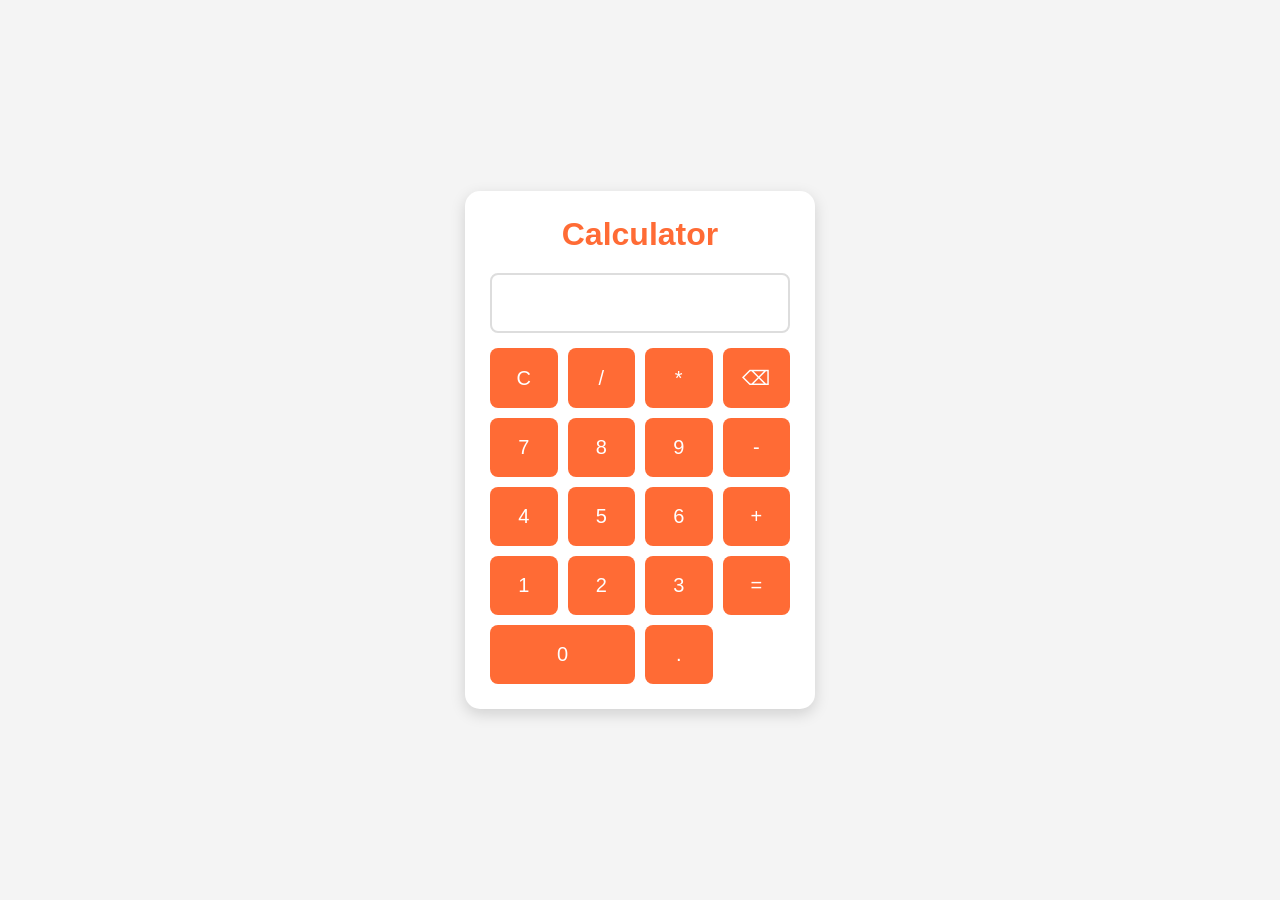
<file: Calculator/index.html>
<!DOCTYPE html>
<html lang="en">
<head>
<meta charset="UTF-8">
<meta name="viewport" content="width=device-width, initial-scale=1.0">
<title>Calculator</title>
<link rel="stylesheet" href="style.css">
</head>
<body>

<div class="calculator">

    <h1>Calculator</h1>

    <input type="text" id="display" readonly>

    <div class="buttons">

        <button onclick="clearDisplay()">C</button>
        <button onclick="appendValue('/')">/</button>
        <button onclick="appendValue('*')">*</button>
        <button onclick="deleteLast()">⌫</button>

        <button onclick="appendValue('7')">7</button>
        <button onclick="appendValue('8')">8</button>
        <button onclick="appendValue('9')">9</button>
        <button onclick="appendValue('-')">-</button>

        <button onclick="appendValue('4')">4</button>
        <button onclick="appendValue('5')">5</button>
        <button onclick="appendValue('6')">6</button>
        <button onclick="appendValue('+')">+</button>

        <button onclick="appendValue('1')">1</button>
        <button onclick="appendValue('2')">2</button>
        <button onclick="appendValue('3')">3</button>
        <button onclick="calculate()">=</button>

        <button class="zero" onclick="appendValue('0')">0</button>
        <button onclick="appendValue('.')">.</button>

    </div>

</div>

<script src="script.js"></script>

</body>
</html>
</file>
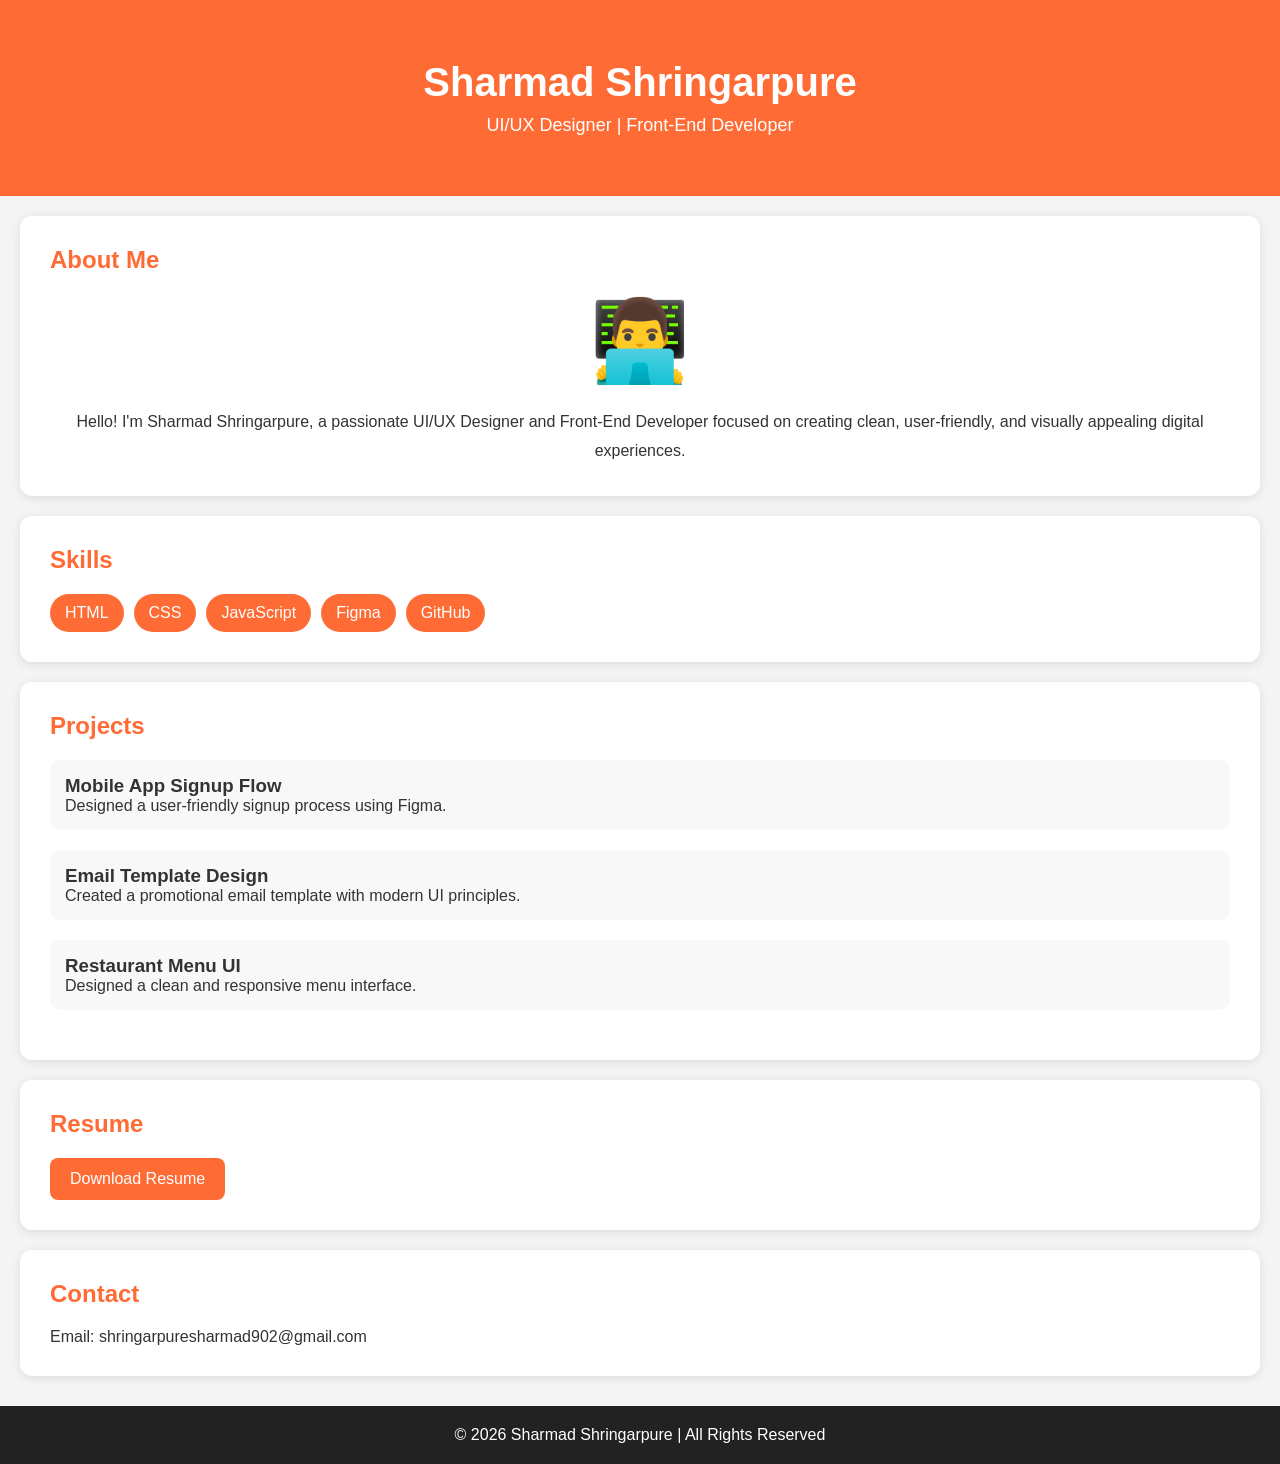
<file: Portfolio/index.html>
<!DOCTYPE html>
<html lang="en">
<head>
<meta charset="UTF-8">
<meta name="viewport" content="width=device-width, initial-scale=1.0">
<title>Sharmad Shringarpure Portfolio</title>
<link rel="stylesheet" href="style.css">
</head>

<body>

<header>
    <h1>Sharmad Shringarpure</h1>
    <p>UI/UX Designer | Front-End Developer</p>
</header>

<section class="about">
    <h2>About Me</h2>

    <div class="avatar">
        👨‍💻
    </div>

    <p>
       Hello! I'm Sharmad Shringarpure, a passionate UI/UX Designer and Front-End Developer focused on creating clean, user-friendly, and visually appealing digital experiences.
    </p>
</section>

<section>
    <h2>Skills</h2>

    <div class="skills">
        <span>HTML</span>
        <span>CSS</span>
        <span>JavaScript</span>
        <span>Figma</span>
        <span>GitHub</span>
    </div>
</section>

<section>
    <h2>Projects</h2>

    <div class="project-card">
        <h3>Mobile App Signup Flow</h3>
        <p>Designed a user-friendly signup process using Figma.</p>
    </div>

    <div class="project-card">
        <h3>Email Template Design</h3>
        <p>Created a promotional email template with modern UI principles.</p>
    </div>

    <div class="project-card">
        <h3>Restaurant Menu UI</h3>
        <p>Designed a clean and responsive menu interface.</p>
    </div>

</section>

<section>
    <h2>Resume</h2>

    <a class="resume-btn" href="resume.pdf" target="_blank">
        Download Resume
    </a>
</section>

<section>
    <h2>Contact</h2>

    <p>Email: shringarpuresharmad902@gmail.com</p>
</section>

<footer>
    <p>© 2026 Sharmad Shringarpure | All Rights Reserved</p>
</footer>

</body>
</html>
</file>
<file: Calculator/style.css>
*{
margin:0;
padding:0;
box-sizing:border-box;
font-family:Arial,sans-serif;
}

body{
height:100vh;
display:flex;
justify-content:center;
align-items:center;
background:#f4f4f4;
}

.calculator{
background:white;
padding:25px;
border-radius:15px;
box-shadow:0 5px 15px rgba(0,0,0,0.15);
width:350px;
}

h1{
text-align:center;
margin-bottom:20px;
color:#ff6b35;
}

#display{
width:100%;
height:60px;
font-size:24px;
text-align:right;
padding:10px;
margin-bottom:15px;
border:2px solid #ddd;
border-radius:8px;
}

.buttons{
display:grid;
grid-template-columns:repeat(4,1fr);
gap:10px;
}

button{
padding:18px;
font-size:20px;
border:none;
background:#ff6b35;
color:white;
border-radius:8px;
cursor:pointer;
}

button:hover{
opacity:0.9;
}

.zero{
grid-column:span 2;
}
</file>
<file: Portfolio/style.css>
*{
margin:0;
padding:0;
box-sizing:border-box;
font-family:Arial, sans-serif;
}

body{
background:#f4f4f4;
color:#333;
}

header{
background:#ff6b35;
color:white;
text-align:center;
padding:60px 20px;
}

header h1{
font-size:40px;
margin-bottom:10px;
}

header p{
font-size:18px;
}

section{
background:white;
margin:20px;
padding:30px;
border-radius:12px;
box-shadow:0 2px 10px rgba(0,0,0,0.1);
}

h2{
margin-bottom:20px;
color:#ff6b35;
}

.avatar{
font-size:80px;
text-align:center;
margin-bottom:20px;
}

.about p{
text-align:center;
line-height:1.8;
}

.skills{
display:flex;
flex-wrap:wrap;
gap:10px;
}

.skills span{
background:#ff6b35;
color:white;
padding:10px 15px;
border-radius:20px;
}

.project-card{
margin-bottom:20px;
padding:15px;
background:#f8f8f8;
border-radius:10px;
}

.resume-btn{
display:inline-block;
background:#ff6b35;
color:white;
padding:12px 20px;
text-decoration:none;
border-radius:8px;
}

footer{
background:#222;
color:white;
text-align:center;
padding:20px;
margin-top:30px;
}
</file>
